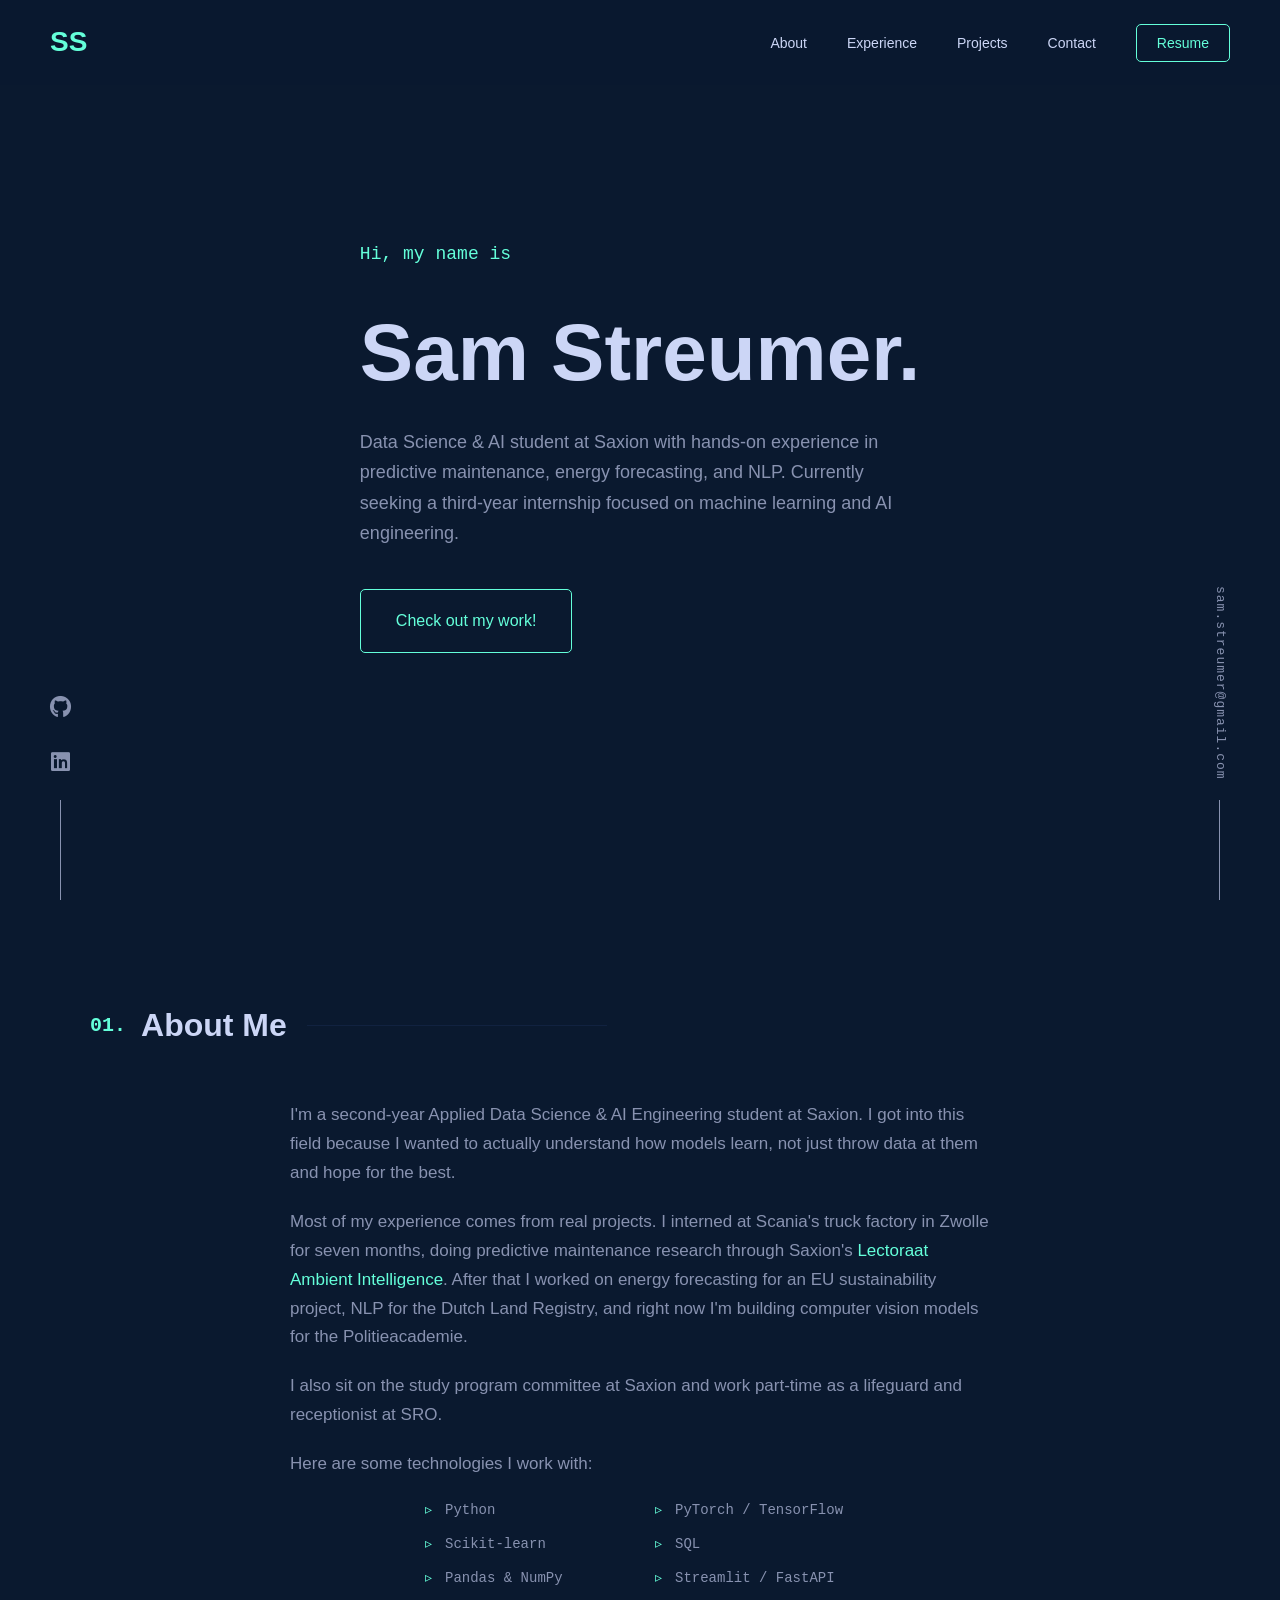
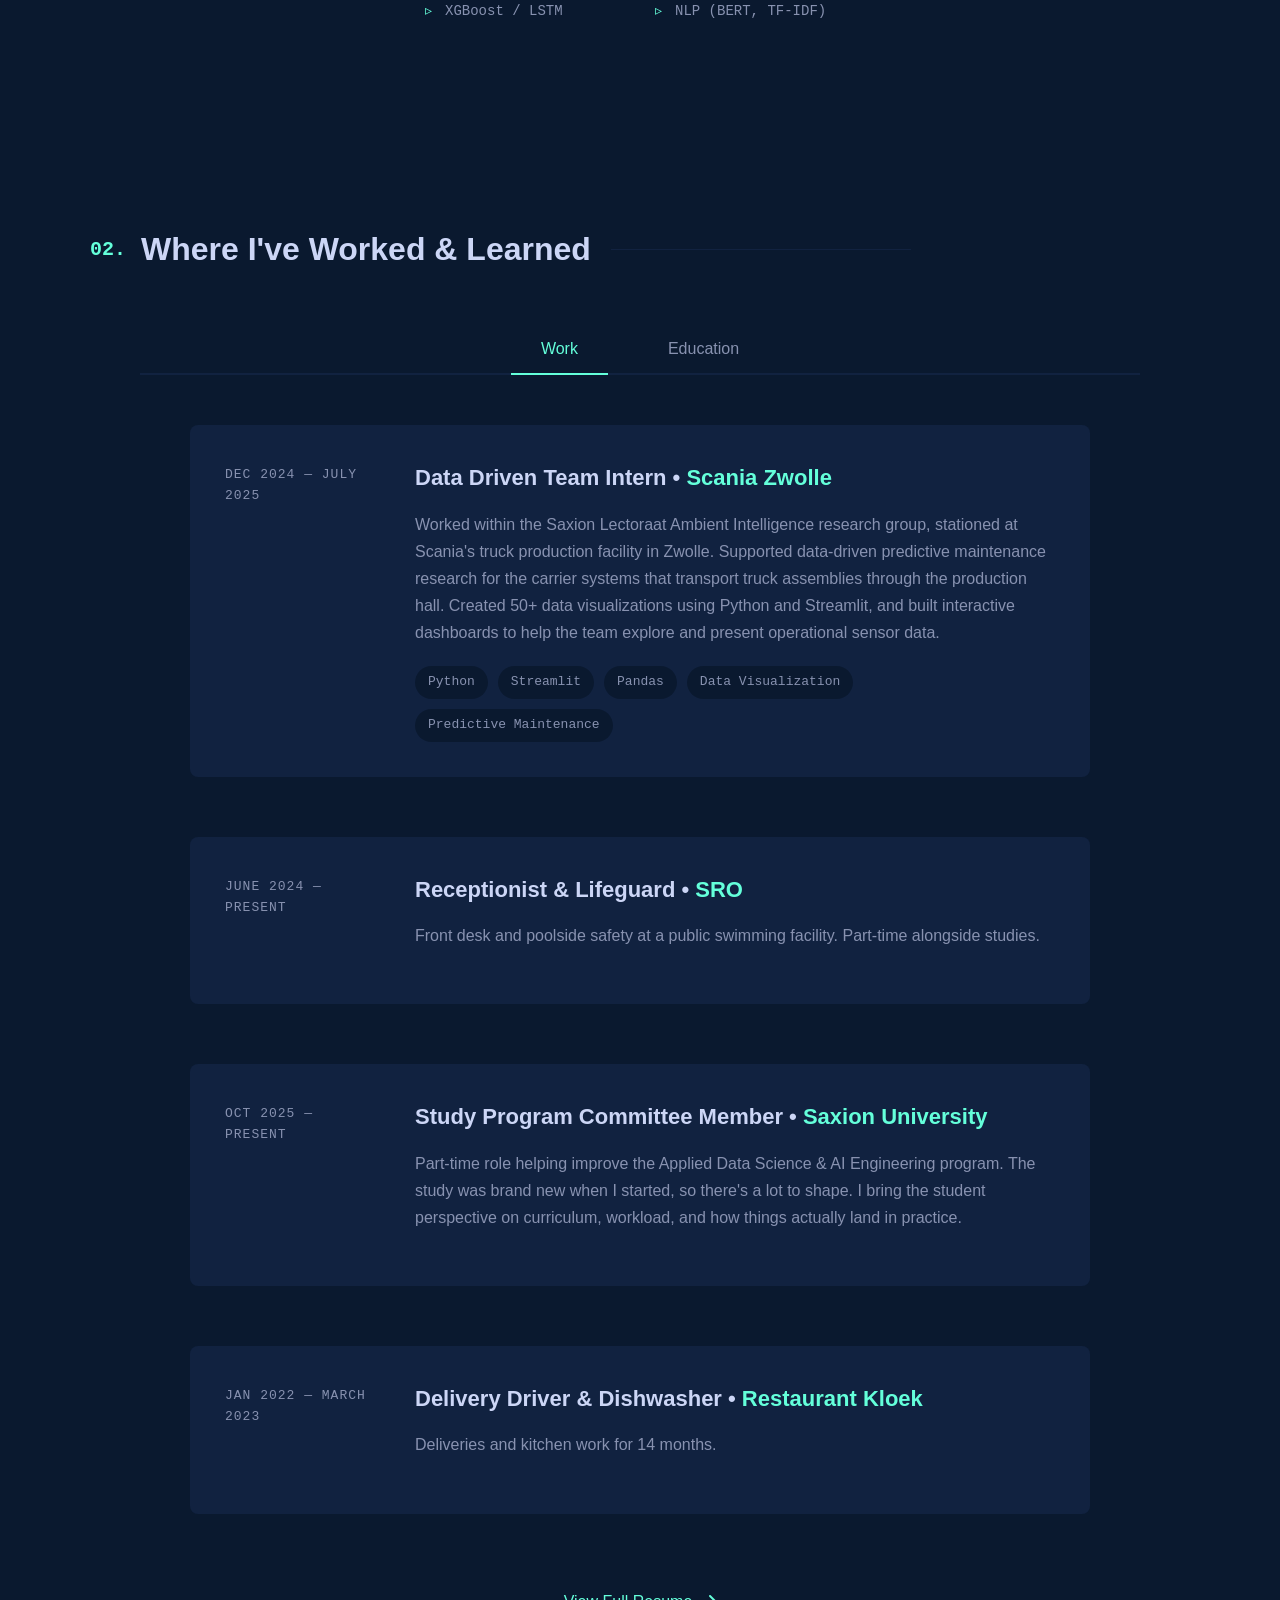
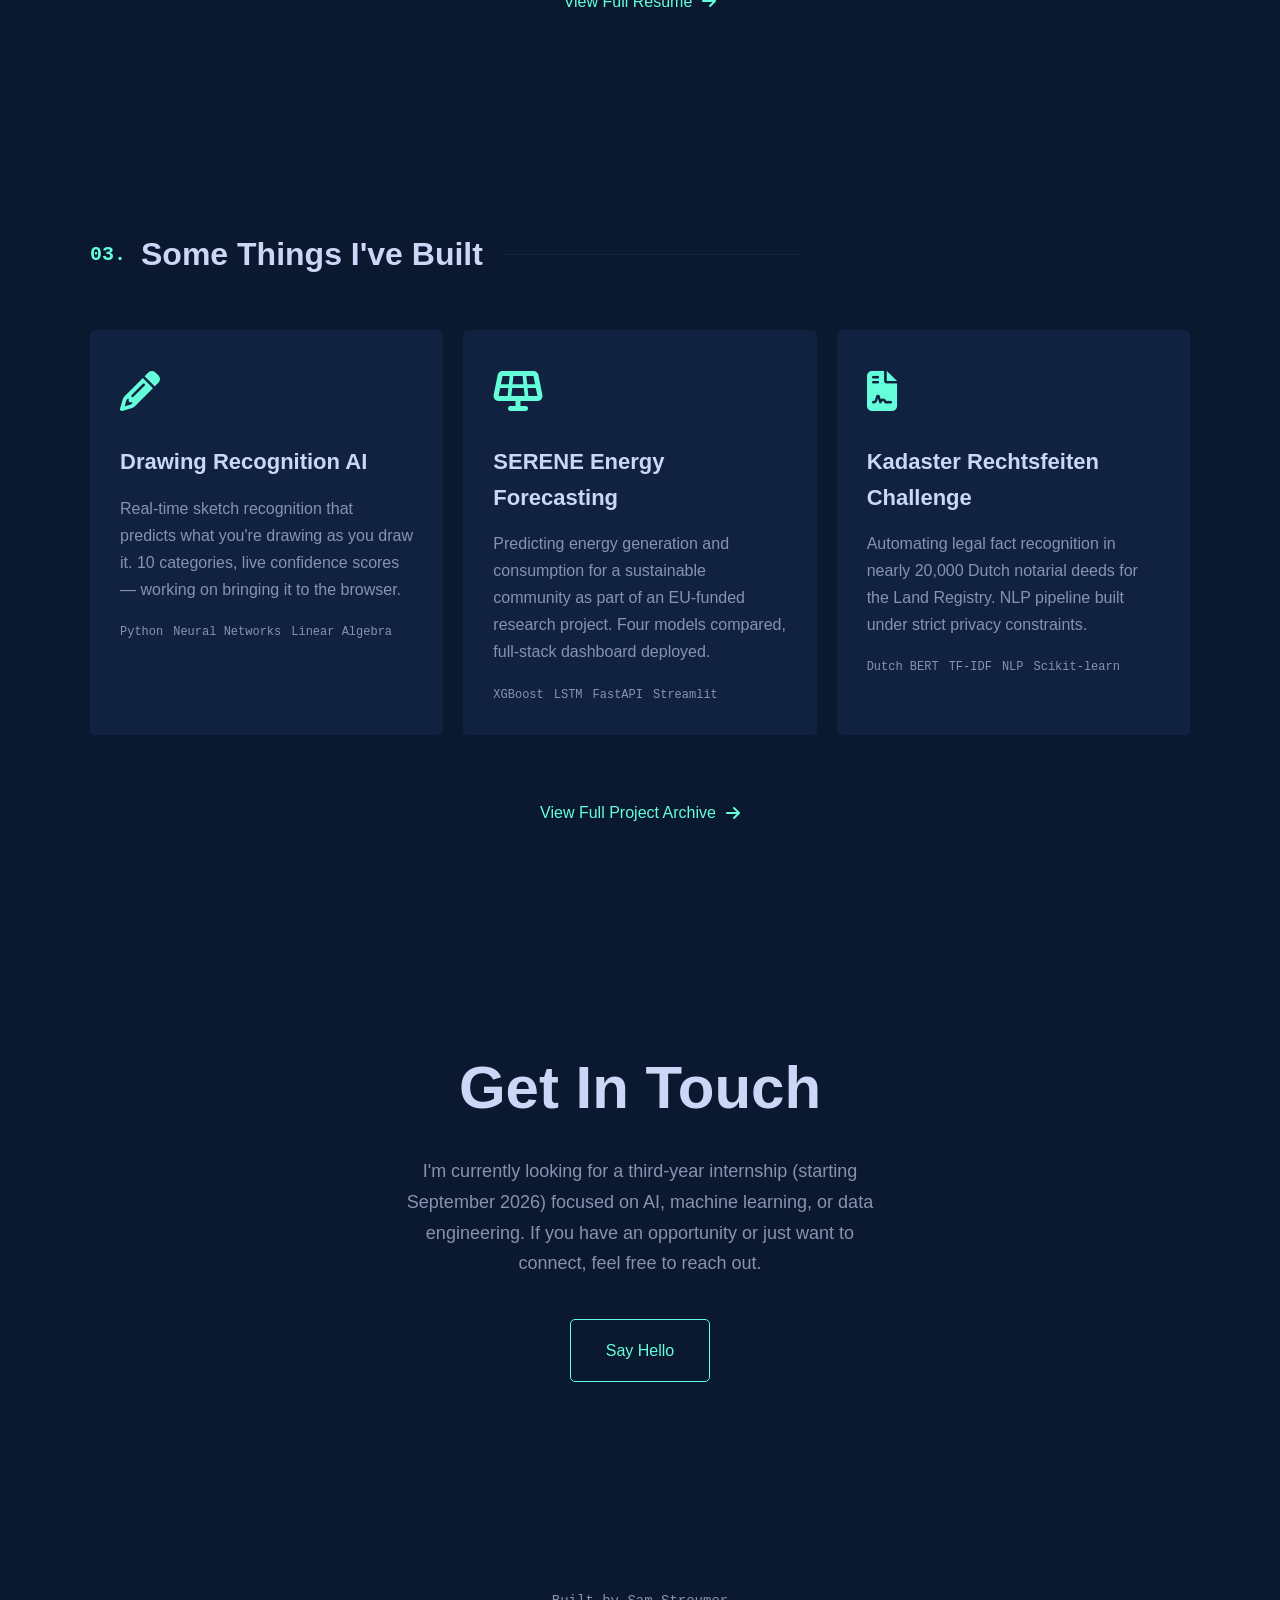
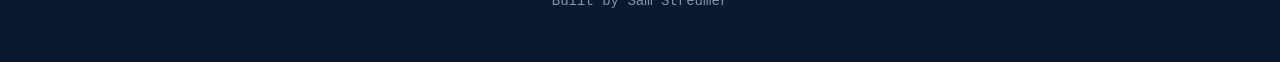
<file: index.html>
<!DOCTYPE html>
<html lang="en">
<head>
    <meta charset="UTF-8">
    <meta name="viewport" content="width=device-width, initial-scale=1.0">
    <title>Sam Streumer | Data Scientist</title>
    <meta name="description" content="Data Science & AI student at Saxion with hands-on experience in predictive maintenance, energy forecasting, and NLP. Currently seeking a third-year internship focused on machine learning and AI engineering.">
    <meta name="author" content="Sam Streumer">
    <link rel="icon" type="image/svg+xml" href="favicon.svg">

    <!-- Open Graph -->
    <meta property="og:title" content="Sam Streumer | Data Scientist">
    <meta property="og:description" content="Data Science & AI student at Saxion with hands-on experience in predictive maintenance, energy forecasting, and NLP.">
    <meta property="og:image" content="https://samstreumer.com/og-image.png">
    <meta property="og:url" content="https://samstreumer.com">
    <meta property="og:type" content="website">

    <link rel="stylesheet" href="css/style.css">
    <!-- Font Awesome for icons -->
    <link rel="stylesheet" href="https://cdnjs.cloudflare.com/ajax/libs/font-awesome/6.4.0/css/all.min.css">
</head>
<body>
    <!-- Navigation -->
    <nav id="navbar">
        <div class="nav-container">
            <a href="#" class="logo">SS</a>
            <ul class="nav-links">
                <li><a href="#about">About</a></li>
                <li><a href="#experience">Experience</a></li>
                <li><a href="#projects">Projects</a></li>
                <li><a href="#contact">Contact</a></li>
                <li><a href="Sam_Streumer_Resume.pdf" class="resume-btn" target="_blank" rel="noopener noreferrer">Resume</a></li>
            </ul>
            <!-- Mobile menu button -->
            <div class="hamburger" id="hamburger">
                <span></span>
                <span></span>
                <span></span>
            </div>
        </div>
    </nav>

    <!-- Mobile Menu -->
    <div class="mobile-menu" id="mobileMenu">
        <ul>
            <li><a href="#about">About</a></li>
            <li><a href="#experience">Experience</a></li>
            <li><a href="#projects">Projects</a></li>
            <li><a href="#contact">Contact</a></li>
            <li><a href="Sam_Streumer_Resume.pdf" target="_blank" rel="noopener noreferrer">Resume</a></li>
        </ul>
    </div>

    <!-- Hero Section -->
    <section class="hero">
        <div class="container">
            <div class="hero-content">
                <p class="hero-intro">Hi, my name is</p>
                <h1>Sam Streumer.</h1>
                <p class="hero-description">
                    Data Science & AI student at Saxion with hands-on experience in predictive maintenance, 
                    energy forecasting, and NLP. Currently seeking a third-year internship focused on 
                    machine learning and AI engineering.
                </p>
                <a href="#projects" class="cta-button">Check out my work!</a>
            </div>
        </div>
    </section>

    <!-- About Section -->
    <section id="about">
        <div class="container">
            <div class="section-header">
                <h2 data-num="01.">About Me</h2>
            </div>
            <div class="about-content">
                <div class="about-text-centered">
                    <p>
                        I'm a second-year Applied Data Science & AI Engineering student at Saxion. 
                        I got into this field because I wanted to actually understand how models learn, 
                        not just throw data at them and hope for the best.
                    </p>
                    <p>
                        Most of my experience comes from real projects. I interned at Scania's truck factory 
                        in Zwolle for seven months, doing predictive maintenance research through Saxion's 
                        <a href="https://www.saxion.nl/onderzoek/lectoraten/ambient-intelligence" target="_blank" rel="noopener noreferrer">Lectoraat Ambient Intelligence</a>. 
                        After that I worked on energy forecasting for an EU sustainability project, NLP for 
                        the Dutch Land Registry, and right now I'm building computer vision models for the Politieacademie.
                    </p>
                    <p>
                        I also sit on the study program committee at Saxion and work part-time as a 
                        lifeguard and receptionist at SRO.
                    </p>
                    <p>Here are some technologies I work with:</p>
                    <ul class="skills-list">
                        <li>Python</li>
                        <li>PyTorch / TensorFlow</li>
                        <li>Scikit-learn</li>
                        <li>SQL</li>
                        <li>Pandas & NumPy</li>
                        <li>Streamlit / FastAPI</li>
                        <li>XGBoost / LSTM</li>
                        <li>NLP (BERT, TF-IDF)</li>
                    </ul>
                </div>
            </div>
        </div>
    </section>

    <!-- Experience Section -->
    <section id="experience">
        <div class="container">
            <div class="section-header">
                <h2 data-num="02.">Where I've Worked & Learned</h2>
            </div>
            <div class="experience-content">
                <!-- Tab Navigation -->
                <div class="exp-tabs">
                    <button class="exp-tab active" onclick="showExpTab(0)">Work</button>
                    <button class="exp-tab" onclick="showExpTab(1)">Education</button>
                </div>
                
                <!-- Tab Panels -->
                <div class="exp-panels">
                    <!-- Work Panel -->
                    <div class="exp-panel active" id="exp-panel-0">
                        <div class="experience-timeline">
                            <!-- Scania Internship -->
                            <a href="https://www.saxion.nl/onderzoek/lectoraten/ambient-intelligence" target="_blank" rel="noopener noreferrer" class="experience-card-link">
                                <div class="experience-card">
                                    <div class="exp-date">DEC 2024 — JULY 2025</div>
                                    <div class="exp-content">
                                        <h3 class="exp-title">
                                            Data Driven Team Intern • 
                                            <span class="exp-company">Scania Zwolle <i class="fas fa-external-link-alt"></i></span>
                                        </h3>
                                        <p class="exp-description">
                                            Worked within the Saxion Lectoraat Ambient Intelligence research group, 
                                            stationed at Scania's truck production facility in Zwolle. Supported 
                                            data-driven predictive maintenance research for the carrier systems that 
                                            transport truck assemblies through the production hall. Created 50+ data 
                                            visualizations using Python and Streamlit, and built interactive dashboards 
                                            to help the team explore and present operational sensor data.
                                        </p>
                                        <div class="exp-tech">
                                            <span>Python</span>
                                            <span>Streamlit</span>
                                            <span>Pandas</span>
                                            <span>Data Visualization</span>
                                            <span>Predictive Maintenance</span>
                                        </div>
                                    </div>
                                </div>
                            </a>

                            <!-- SRO Position -->
                            <div class="experience-card no-link">
                                <div class="exp-date">JUNE 2024 — PRESENT</div>
                                <div class="exp-content">
                                    <h3 class="exp-title">
                                        Receptionist & Lifeguard • 
                                        <span class="exp-company">SRO</span>
                                    </h3>
                                    <p class="exp-description">
                                        Front desk and poolside safety at a public swimming facility. Part-time alongside studies.
                                    </p>
                                </div>
                            </div>

                            <!-- Study Program Committee -->
                            <div class="experience-card no-link">
                                <div class="exp-date">OCT 2025 — PRESENT</div>
                                <div class="exp-content">
                                    <h3 class="exp-title">
                                        Study Program Committee Member • 
                                        <span class="exp-company">Saxion University</span>
                                    </h3>
                                    <p class="exp-description">
                                        Part-time role helping improve the Applied Data Science & AI Engineering program. 
                                        The study was brand new when I started, so there's a lot to shape. I bring the 
                                        student perspective on curriculum, workload, and how things actually land in practice.
                                    </p>
                                </div>
                            </div>

                            <!-- Kloek -->
                            <div class="experience-card no-link">
                                <div class="exp-date">JAN 2022 — MARCH 2023</div>
                                <div class="exp-content">
                                    <h3 class="exp-title">
                                        Delivery Driver & Dishwasher • 
                                        <span class="exp-company">Restaurant Kloek</span>
                                    </h3>
                                    <p class="exp-description">
                                        Deliveries and kitchen work for 14 months.
                                    </p>
                                </div>
                            </div>
                        </div>
                    </div>
                    
                    <!-- Education Panel -->
                    <div class="exp-panel" id="exp-panel-1">
                        <div class="experience-timeline">
                            <a href="https://www.saxion.edu" target="_blank" rel="noopener noreferrer" class="experience-card-link">
                                <div class="experience-card">
                                    <div class="exp-date">SEPT 2023 — PRESENT</div>
                                    <div class="exp-content">
                                        <h3 class="exp-title">
                                            Applied Data Science & AI Engineering • 
                                            <span class="exp-company">Saxion University <i class="fas fa-external-link-alt"></i></span>
                                        </h3>
                                        <p class="exp-description">
                                            HBO Bachelor's degree (4-year program), currently in second year. 
                                            Coursework includes Machine Learning, Time Series Forecasting, 
                                            NLP, Computer Vision, Statistics, Linear Algebra, and Calculus. 
                                            Completed multiple applied projects for real clients including the 
                                            Dutch Land Registry (Kadaster), EU H2020 SERENE project, and Politieacademie.
                                        </p>
                                        <div class="exp-highlights">
                                            <div class="highlight-item">
                                                <i class="fas fa-users"></i>
                                                <span>Study Program Committee Member</span>
                                            </div>
                                        </div>
                                        <div class="exp-tech">
                                            <span>Machine Learning</span>
                                            <span>Python</span>
                                            <span>Statistics</span>
                                            <span>SQL</span>
                                            <span>NLP</span>
                                            <span>Computer Vision</span>
                                        </div>
                                    </div>
                                </div>
                            </a>
                        </div>
                    </div>
                </div>
            </div>
            
            <!-- View Full Resume Button -->
            <div class="view-more-container">
                <a href="Sam_Streumer_Resume.pdf" target="_blank" rel="noopener noreferrer" class="view-more-btn">
                    View Full Resume <i class="fas fa-arrow-right"></i>
                </a>
            </div>
        </div>
    </section>

    <!-- Projects Section -->
    <section id="projects">
        <div class="container">
            <div class="section-header">
                <h2 data-num="03.">Some Things I've Built</h2>
            </div>
            <div class="projects-grid">
                
                <!-- Project 1: Drawing Recognition -->
                <div class="project-card">
                    <div class="project-header">
                        <div class="project-icon">
                            <i class="fas fa-pencil-alt"></i>
                        </div>
                    </div>
                    <h3 class="project-title">Drawing Recognition AI</h3>
                    <p class="project-description">
                        Real-time sketch recognition that predicts what you're drawing as you 
                        draw it. 10 categories, live confidence scores — working on bringing 
                        it to the browser.
                    </p>
                    <ul class="project-tech">
                        <li>Python</li>
                        <li>Neural Networks</li>
                        <li>Linear Algebra</li>
                    </ul>
                </div>

                <!-- Project 2: SERENE -->
                <div class="project-card">
                    <div class="project-header">
                        <div class="project-icon">
                            <i class="fas fa-solar-panel"></i>
                        </div>
                    </div>
                    <h3 class="project-title">SERENE Energy Forecasting</h3>
                    <p class="project-description">
                        Predicting energy generation and consumption for a sustainable 
                        community as part of an EU-funded research project. Four models 
                        compared, full-stack dashboard deployed.
                    </p>
                    <ul class="project-tech">
                        <li>XGBoost</li>
                        <li>LSTM</li>
                        <li>FastAPI</li>
                        <li>Streamlit</li>
                    </ul>
                </div>

                <!-- Project 3: Kadaster -->
                <div class="project-card">
                    <div class="project-header">
                        <div class="project-icon">
                            <i class="fas fa-file-contract"></i>
                        </div>
                    </div>
                    <h3 class="project-title">Kadaster Rechtsfeiten Challenge</h3>
                    <p class="project-description">
                        Automating legal fact recognition in nearly 20,000 Dutch notarial 
                        deeds for the Land Registry. NLP pipeline built under strict 
                        privacy constraints.
                    </p>
                    <ul class="project-tech">
                        <li>Dutch BERT</li>
                        <li>TF-IDF</li>
                        <li>NLP</li>
                        <li>Scikit-learn</li>
                    </ul>
                </div>

            </div>
            <!-- View Full Project Archive Button -->
            <div class="view-more-container">
                <a href="archive.html" class="view-more-btn">
                    View Full Project Archive <i class="fas fa-arrow-right"></i>
                </a>
            </div>
        </div>
    </section>

    <!-- Contact Section -->
    <section id="contact" class="contact">
        <div class="container">
            <h2>Get In Touch</h2>
            <p>
                I'm currently looking for a third-year internship (starting September 2026) focused on 
                AI, machine learning, or data engineering. If you have an opportunity or just want to 
                connect, feel free to reach out.
            </p>
            <a href="mailto:sam.streumer@gmail.com" class="cta-button">Say Hello</a>
        </div>
    </section>

    <!-- Footer -->
    <footer>
        <p>Built by Sam Streumer</p>
    </footer>

    <!-- Fixed Social Links -->
    <div class="social-links">
        <a href="https://github.com/SamStreumer" title="GitHub" target="_blank" rel="noopener noreferrer"><i class="fab fa-github"></i></a>
        <a href="https://www.linkedin.com/in/sam-streumer/" title="LinkedIn" target="_blank" rel="noopener noreferrer"><i class="fab fa-linkedin"></i></a>
    </div>

    <div class="email-link">
        <a href="mailto:sam.streumer@gmail.com">sam.streumer@gmail.com</a>
    </div>

    <script src="js/script.js"></script>
</body>
</html>
</file>
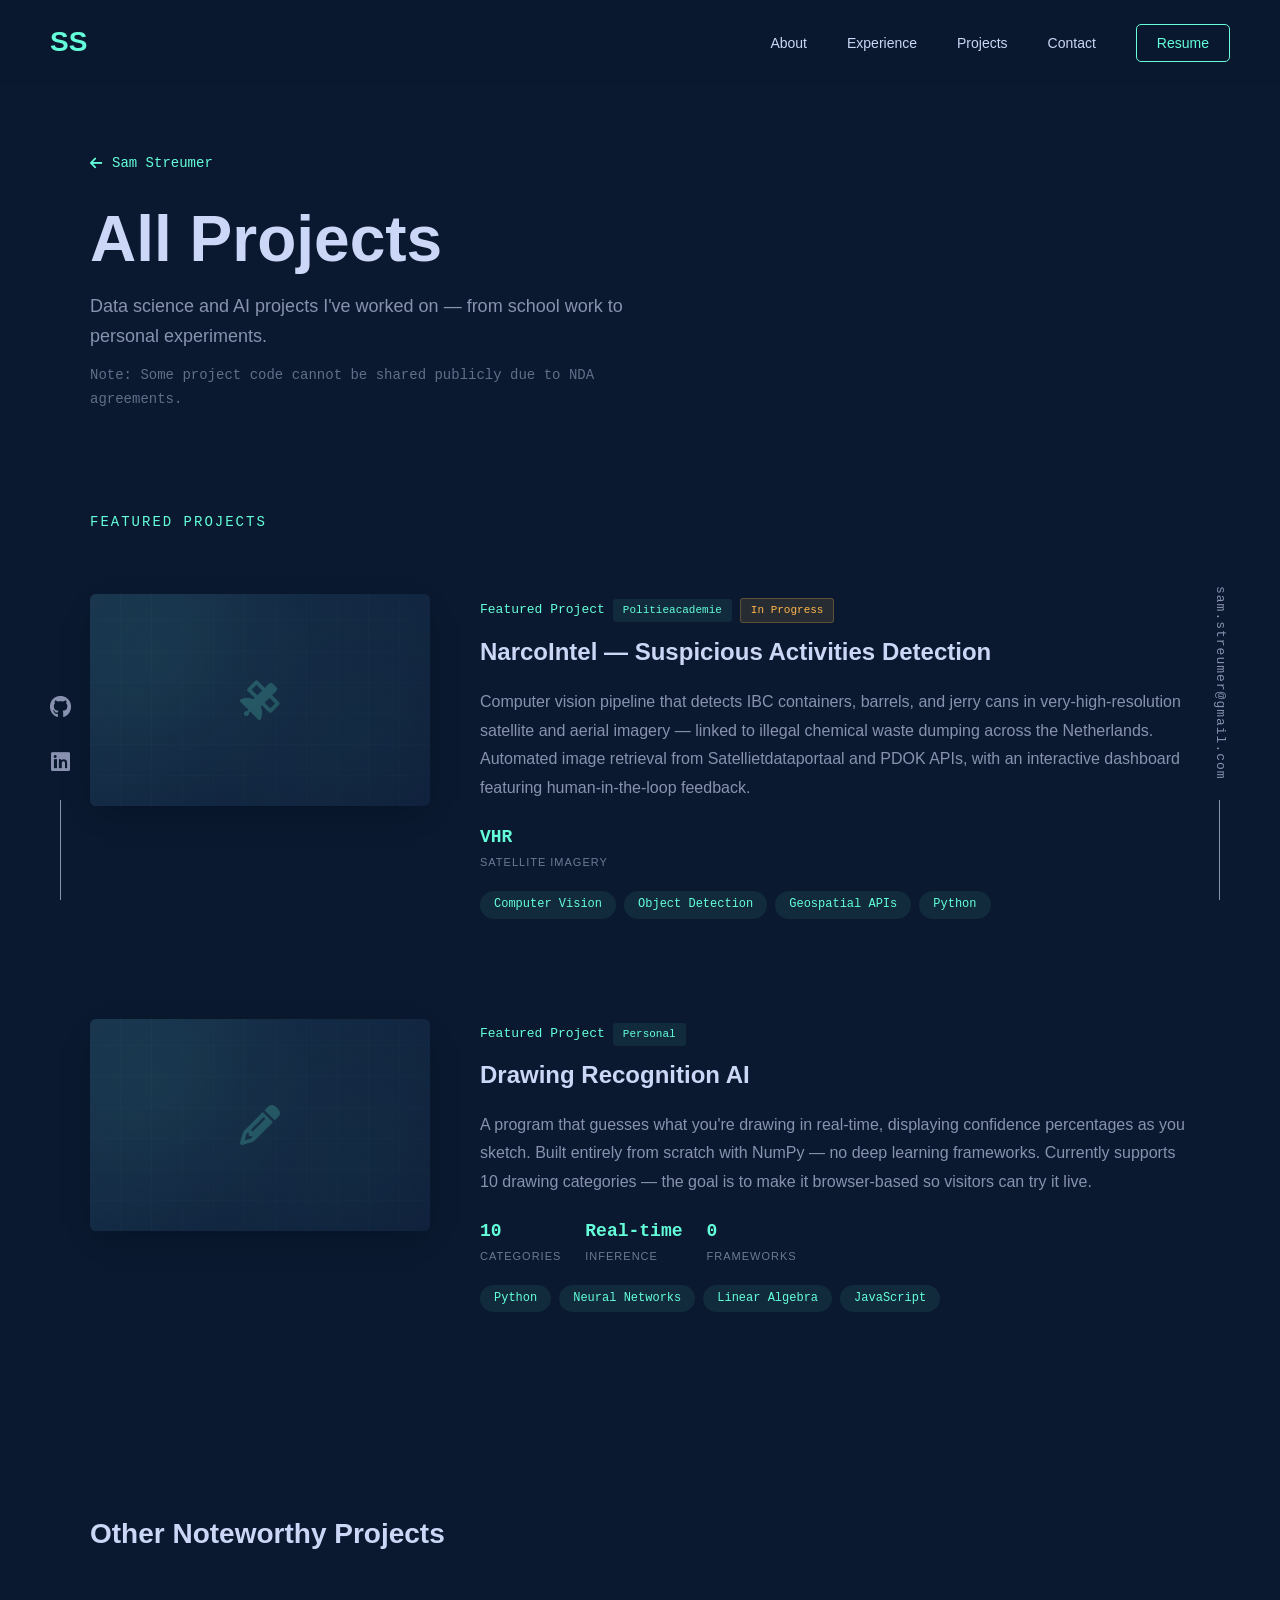
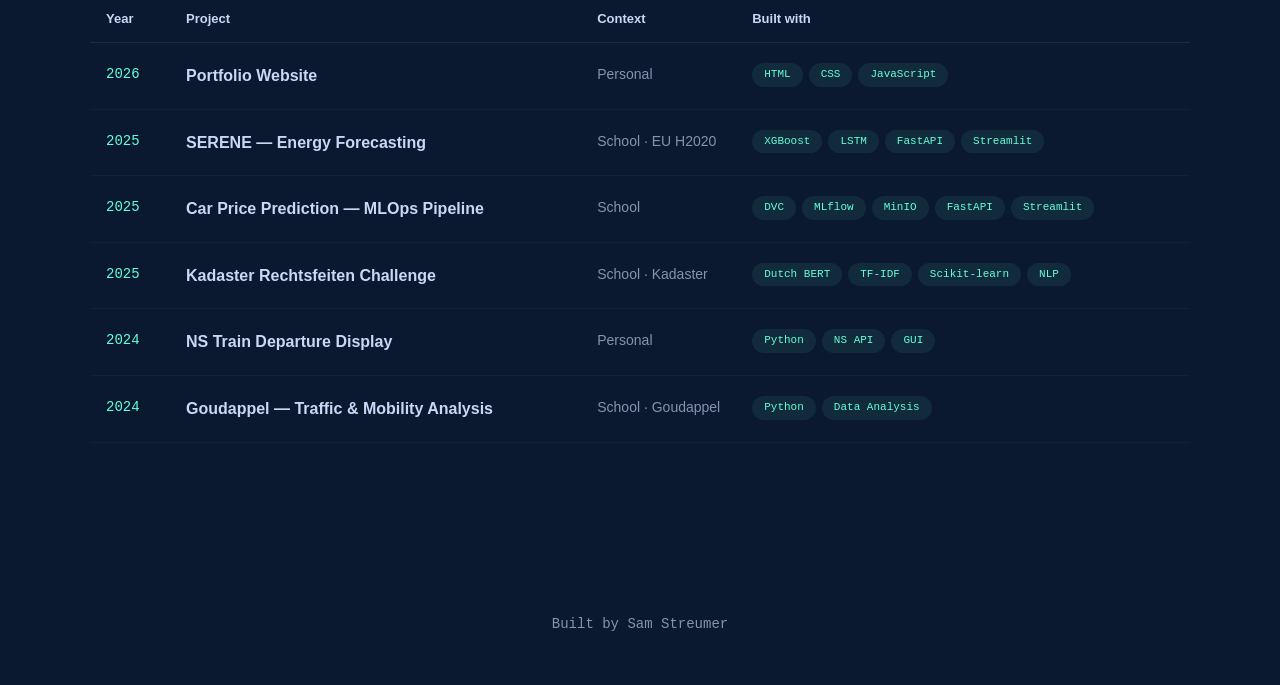
<file: archive.html>
<!DOCTYPE html>
<html lang="en">
<head>
    <meta charset="UTF-8">
    <meta name="viewport" content="width=device-width, initial-scale=1.0">
    <title>Projects | Sam Streumer</title>
    <link rel="stylesheet" href="https://cdnjs.cloudflare.com/ajax/libs/font-awesome/6.4.0/css/all.min.css">
    <style>
        * { margin: 0; padding: 0; box-sizing: border-box; }

        :root {
            --bg-primary: #0a192f;
            --bg-secondary: #112240;
            --text-primary: #ccd6f6;
            --text-secondary: #8892b0;
            --text-accent: #64ffda;
            --navy-shadow: rgba(2, 12, 27, 0.7);
        }

        html { scroll-behavior: smooth; }

        body {
            font-family: -apple-system, BlinkMacSystemFont, 'Segoe UI', Roboto, Helvetica, Arial, sans-serif;
            background-color: var(--bg-primary);
            color: var(--text-secondary);
            line-height: 1.6;
            overflow-x: hidden;
        }

        /* Mouse spotlight */
        .spotlight {
            pointer-events: none;
            position: fixed;
            top: 0; left: 0;
            width: 100%; height: 100%;
            z-index: 1;
            background: radial-gradient(
                600px circle at var(--mouse-x, 50%) var(--mouse-y, 50%),
                rgba(100, 255, 218, 0.06),
                transparent 40%
            );
            transition: opacity 0.3s ease;
            opacity: 0;
        }
        .spotlight.active { opacity: 1; }
        nav, section, .featured-projects, .other-section, footer, .social-links, .email-link, .mobile-menu, .archive-header {
            position: relative;
            z-index: 2;
        }

        ::-webkit-scrollbar { width: 10px; }
        ::-webkit-scrollbar-track { background: var(--bg-primary); }
        ::-webkit-scrollbar-thumb { background: var(--text-accent); border-radius: 5px; }

        /* ─── Nav ─── */
        nav {
            position: fixed; top: 0; width: 100%;
            padding: 20px 50px;
            background: rgba(10, 25, 47, 0.85);
            backdrop-filter: blur(10px);
            z-index: 1000;
            transition: all 0.3s ease;
        }
        nav.scrolled { padding: 15px 50px; box-shadow: 0 10px 30px -10px var(--navy-shadow); }
        .nav-container { max-width: 1200px; margin: 0 auto; display: flex; justify-content: space-between; align-items: center; }
        .logo { font-size: 28px; font-weight: bold; color: var(--text-accent); text-decoration: none; transition: all 0.3s ease; }
        .logo:hover { transform: scale(1.05); }
        .nav-links { display: flex; gap: 40px; list-style: none; align-items: center; }
        .nav-links a { color: var(--text-primary); text-decoration: none; font-size: 14px; transition: color 0.3s ease; position: relative; }
        .nav-links a:hover { color: var(--text-accent); }
        .nav-links a::after { content: ''; position: absolute; bottom: -5px; left: 0; width: 0; height: 2px; background: var(--text-accent); transition: width 0.3s ease; }
        .nav-links a:hover::after { width: 100%; }
        .resume-btn { border: 1px solid var(--text-accent); padding: 10px 20px; border-radius: 5px; color: var(--text-accent) !important; transition: all 0.3s ease; }
        .resume-btn:hover { background: rgba(100, 255, 218, 0.1); transform: translateY(-2px); }
        .hamburger { display: none; flex-direction: column; cursor: pointer; }
        .hamburger span { width: 25px; height: 2px; background: var(--text-accent); margin: 3px 0; transition: 0.3s; }
        .hamburger.active span:nth-child(1) { transform: rotate(-45deg) translate(-5px, 6px); }
        .hamburger.active span:nth-child(2) { opacity: 0; }
        .hamburger.active span:nth-child(3) { transform: rotate(45deg) translate(-5px, -6px); }
        .mobile-menu { position: fixed; top: -100%; left: 0; width: 100%; height: 100vh; background: var(--bg-secondary); display: flex; align-items: center; justify-content: center; transition: 0.3s; z-index: 999; }
        .mobile-menu.active { top: 0; }
        .mobile-menu ul { list-style: none; text-align: center; }
        .mobile-menu ul li { margin: 20px 0; }
        .mobile-menu ul li a { color: var(--text-primary); text-decoration: none; font-size: 24px; }

        /* ─── Layout ─── */
        .container { max-width: 1200px; margin: 0 auto; padding: 0 50px; }

        /* ─── Header ─── */
        .archive-header {
            padding-top: 150px;
            padding-bottom: 20px;
            animation: fadeInUp 0.6s ease;
        }
        .back-link {
            display: inline-flex; align-items: center; gap: 10px;
            color: var(--text-accent); text-decoration: none;
            font-size: 14px; font-family: 'Courier New', monospace;
            margin-bottom: 30px; transition: all 0.3s ease;
        }
        .back-link:hover { transform: translateX(-5px); }
        .archive-header h1 {
            font-size: clamp(40px, 6vw, 64px);
            color: var(--text-primary); font-weight: 700;
            line-height: 1.1; margin-bottom: 16px;
        }
        .archive-header p {
            font-size: 18px; max-width: 600px; line-height: 1.7;
        }

        /* ─── Featured Projects (image left, text right) ─── */
        .featured-projects { padding: 80px 0 60px; }

        .featured-label {
            color: var(--text-accent);
            font-family: 'Courier New', monospace;
            font-size: 14px; letter-spacing: 2px;
            text-transform: uppercase; margin-bottom: 60px;
        }

        .featured-item {
            display: flex;
            gap: 50px;
            align-items: flex-start;
            margin-bottom: 100px;
            opacity: 0;
            transform: translateY(40px);
            transition: opacity 0.6s ease, transform 0.6s ease;
        }
        .featured-item.visible {
            opacity: 1;
            transform: translateY(0);
        }
        .featured-item:nth-child(2) {
            transition-delay: 0.15s;
        }

        /* Image thumbnail */
        .featured-thumb {
            flex-shrink: 0;
            width: 340px;
            aspect-ratio: 16 / 10;
            border-radius: 6px;
            overflow: hidden;
            position: relative;
            background: var(--bg-secondary);
            box-shadow: 0 10px 30px -15px var(--navy-shadow);
            transition: transform 0.4s ease;
        }
        .featured-item:hover .featured-thumb {
            transform: translateY(-4px);
        }
        .featured-thumb::before {
            content: '';
            position: absolute; inset: 0;
            background: linear-gradient(135deg, rgba(100, 255, 218, 0.07), rgba(10, 25, 47, 0.35));
            z-index: 2; pointer-events: none;
            transition: opacity 0.4s ease;
        }
        .featured-item:hover .featured-thumb::before { opacity: 0; }
        .featured-thumb img {
            width: 100%; height: 100%; object-fit: cover;
            transition: transform 0.5s ease;
        }
        .featured-item:hover .featured-thumb img { transform: scale(1.03); }

        /* Placeholder */
        .thumb-placeholder {
            width: 100%; height: 100%;
            display: flex; flex-direction: column;
            align-items: center; justify-content: center;
            background:
                radial-gradient(circle at 20% 30%, rgba(100, 255, 218, 0.06) 0%, transparent 50%),
                radial-gradient(circle at 80% 70%, rgba(100, 255, 218, 0.04) 0%, transparent 50%),
                var(--bg-secondary);
            position: relative;
        }
        .thumb-placeholder::after {
            content: ''; position: absolute; inset: 0;
            background:
                repeating-linear-gradient(0deg, transparent, transparent 30px, rgba(100, 255, 218, 0.02) 30px, rgba(100, 255, 218, 0.02) 31px),
                repeating-linear-gradient(90deg, transparent, transparent 30px, rgba(100, 255, 218, 0.02) 30px, rgba(100, 255, 218, 0.02) 31px);
        }
        .thumb-placeholder i {
            font-size: 40px; color: var(--text-accent); opacity: 0.25; z-index: 1;
        }

        /* Text side */
        .featured-text { flex: 1; padding-top: 4px; }

        .featured-overline {
            display: flex; align-items: center; gap: 8px; flex-wrap: wrap;
            margin-bottom: 10px;
            font-family: 'Courier New', monospace; font-size: 13px;
            color: var(--text-accent);
        }
        .tag {
            padding: 3px 10px; border-radius: 3px;
            font-size: 11px; font-family: 'Courier New', monospace;
        }
        .tag-client {
            background: rgba(100, 255, 218, 0.08); color: var(--text-accent);
        }
        .tag-wip {
            background: rgba(255, 183, 77, 0.12); color: #ffb74d;
            border: 1px solid rgba(255, 183, 77, 0.25);
        }

        .featured-text h3 {
            font-size: 24px; color: var(--text-primary);
            font-weight: 600; margin-bottom: 16px;
        }
        .featured-text p {
            font-size: 16px; line-height: 1.8; margin-bottom: 20px;
        }

        /* Metrics */
        .metrics {
            display: flex; gap: 24px; flex-wrap: wrap;
            margin-bottom: 20px;
        }
        .metric { display: flex; flex-direction: column; gap: 2px; }
        .metric-val {
            font-family: 'Courier New', monospace;
            font-size: 18px; color: var(--text-accent); font-weight: 700;
        }
        .metric-lbl {
            font-size: 11px; color: var(--text-secondary);
            opacity: 0.8; text-transform: uppercase; letter-spacing: 1px;
        }

        /* Tech pills for featured */
        .featured-tech {
            display: flex; flex-wrap: wrap; gap: 8px;
            list-style: none;
        }
        .featured-tech li {
            background: rgba(100, 255, 218, 0.08);
            padding: 4px 14px; border-radius: 20px;
            font-family: 'Courier New', monospace;
            font-size: 12px; color: var(--text-accent);
        }

        /* ─── Other Projects Table ─── */
        .other-section { padding: 40px 0 120px; }

        .other-heading {
            color: var(--text-primary); font-size: 28px;
            font-weight: 600; margin-bottom: 40px;
        }

        .projects-table {
            width: 100%;
            border-collapse: collapse;
        }

        .projects-table thead th {
            text-align: left;
            padding: 12px 16px;
            font-size: 13px;
            font-weight: 600;
            color: var(--text-primary);
            border-bottom: 1px solid rgba(136, 146, 176, 0.15);
        }

        .projects-table tbody tr {
            transition: background 0.2s ease;
        }
        .projects-table tbody tr:hover {
            background: rgba(100, 255, 218, 0.03);
        }

        .projects-table td {
            padding: 20px 16px;
            vertical-align: top;
            border-bottom: 1px solid rgba(136, 146, 176, 0.07);
        }

        .table-year {
            font-family: 'Courier New', monospace;
            font-size: 14px;
            color: var(--text-accent);
            white-space: nowrap;
        }

        .table-project {
            font-size: 16px;
            font-weight: 600;
            color: var(--text-primary);
        }

        .table-context {
            font-size: 14px;
            color: var(--text-secondary);
            white-space: nowrap;
        }

        .table-tech {
            display: flex; flex-wrap: wrap; gap: 6px;
        }
        .table-tech span {
            background: rgba(100, 255, 218, 0.08);
            padding: 3px 12px; border-radius: 20px;
            font-family: 'Courier New', monospace;
            font-size: 11px; color: var(--text-accent);
            white-space: nowrap;
        }

        /* ─── Footer ─── */
        footer {
            text-align: center; padding: 50px 0;
            color: var(--text-secondary); font-size: 14px;
            font-family: 'Courier New', monospace;
        }

        /* ─── Social ─── */
        .social-links {
            position: fixed; bottom: 0; left: 50px;
            display: flex; flex-direction: column;
            align-items: center; gap: 20px;
        }
        .social-links::after { content: ''; width: 1px; height: 100px; background: var(--text-secondary); }
        .social-links a { color: var(--text-secondary); font-size: 22px; transition: all 0.3s ease; text-decoration: none; }
        .social-links a:hover { color: var(--text-accent); transform: translateY(-5px); }
        .email-link {
            position: fixed; bottom: 0; right: 50px;
            display: flex; flex-direction: column;
            align-items: center; gap: 20px;
        }
        .email-link::after { content: ''; width: 1px; height: 100px; background: var(--text-secondary); }
        .email-link a {
            color: var(--text-secondary); text-decoration: none;
            font-size: 13px; font-family: 'Courier New', monospace;
            letter-spacing: 1px; writing-mode: vertical-rl;
            transition: all 0.3s ease;
        }
        .email-link a:hover { color: var(--text-accent); transform: translateY(-5px); }

        /* ─── Animations ─── */
        @keyframes fadeInUp {
            from { opacity: 0; transform: translateY(30px); }
            to { opacity: 1; transform: translateY(0); }
        }

        /* ─── Responsive ─── */
        @media (max-width: 900px) {
            .featured-item {
                flex-direction: column;
                gap: 24px;
                margin-bottom: 70px;
            }
            .featured-thumb { width: 100%; max-width: 400px; }
        }

        @media (max-width: 768px) {
            .container { padding: 0 25px; }
            nav { padding: 15px 25px; }
            .nav-links { display: none; }
            .hamburger { display: flex; }
            .archive-header { padding-top: 120px; }
            .archive-header h1 { font-size: 36px; }
            .social-links, .email-link { display: none; }

            /* Table responsive */
            .projects-table thead { display: none; }
            .projects-table, .projects-table tbody, .projects-table tr, .projects-table td {
                display: block; width: 100%;
            }
            .projects-table tr {
                padding: 20px 0;
                border-bottom: 1px solid rgba(136, 146, 176, 0.07);
            }
            .projects-table td {
                padding: 4px 0;
                border: none;
            }
            .table-year { margin-bottom: 4px; }
            .table-project { font-size: 18px; margin-bottom: 4px; }
            .table-context { margin-bottom: 8px; display: block; }
        }
    </style>
</head>
<body>

    <!-- Nav -->
    <nav id="navbar">
        <div class="nav-container">
            <a href="index.html" class="logo">SS</a>
            <ul class="nav-links">
                <li><a href="index.html#about">About</a></li>
                <li><a href="index.html#experience">Experience</a></li>
                <li><a href="index.html#projects">Projects</a></li>
                <li><a href="index.html#contact">Contact</a></li>
                <li><a href="Sam_Streumer_Resume.pdf" class="resume-btn" target="_blank" rel="noopener noreferrer">Resume</a></li>
            </ul>
            <div class="hamburger" id="hamburger">
                <span></span><span></span><span></span>
            </div>
        </div>
    </nav>

    <div class="mobile-menu" id="mobileMenu">
        <ul>
            <li><a href="index.html#about">About</a></li>
            <li><a href="index.html#experience">Experience</a></li>
            <li><a href="index.html#projects">Projects</a></li>
            <li><a href="index.html#contact">Contact</a></li>
            <li><a href="Sam_Streumer_Resume.pdf" target="_blank" rel="noopener noreferrer">Resume</a></li>
        </ul>
    </div>

    <!-- Header -->
    <div class="container">
        <div class="archive-header">
            <a href="index.html" class="back-link">
                <i class="fas fa-arrow-left"></i> Sam Streumer
            </a>
            <h1>All Projects</h1>
            <p>Data science and AI projects I've worked on — from school work to personal experiments.</p>
            <p style="font-size: 14px; color: var(--text-secondary); opacity: 0.7; margin-top: 12px; font-family: 'Courier New', monospace;">
                Note: Some project code cannot be shared publicly due to NDA agreements.
            </p>
        </div>
    </div>

    <!-- Featured Projects -->
    <div class="container">
        <section class="featured-projects">
            <p class="featured-label">Featured Projects</p>

            <!-- NarcoIntel -->
            <div class="featured-item">
                <div class="featured-thumb">
                    <!-- Replace with: <img src="assets/narcointel.png" alt="NarcoIntel dashboard"> -->
                    <div class="thumb-placeholder">
                        <i class="fas fa-satellite"></i>
                    </div>
                </div>
                <div class="featured-text">
                    <div class="featured-overline">
                        Featured Project
                        <span class="tag tag-client">Politieacademie</span>
                        <span class="tag tag-wip">In Progress</span>
                    </div>
                    <h3>NarcoIntel — Suspicious Activities Detection</h3>
                    <p>
                        Computer vision pipeline that detects IBC containers, barrels, and jerry cans in 
                        very-high-resolution satellite and aerial imagery — linked to illegal chemical waste 
                        dumping across the Netherlands. Automated image retrieval from Satellietdataportaal 
                        and PDOK APIs, with an interactive dashboard featuring human-in-the-loop feedback.
                    </p>
                    <div class="metrics">
                        <div class="metric">
                            <span class="metric-val">VHR</span>
                            <span class="metric-lbl">Satellite Imagery</span>
                        </div>
                    </div>
                    <ul class="featured-tech">
                        <li>Computer Vision</li>
                        <li>Object Detection</li>
                        <li>Geospatial APIs</li>
                        <li>Python</li>
                    </ul>
                </div>
            </div>

            <!-- Drawing Recognition -->
            <a href="https://github.com/SamStreumer" target="_blank" rel="noopener noreferrer" style="text-decoration: none; color: inherit;">
            <div class="featured-item">
                <div class="featured-thumb">
                    <!-- Replace with: <img src="assets/drawing-ai.png" alt="Drawing Recognition AI"> -->
                    <div class="thumb-placeholder">
                        <i class="fas fa-pencil-alt"></i>
                    </div>
                </div>
                <div class="featured-text">
                    <div class="featured-overline">
                        Featured Project
                        <span class="tag tag-client">Personal</span>
                    </div>
                    <h3>Drawing Recognition AI</h3>
                    <p>
                        A program that guesses what you're drawing in real-time, displaying 
                        confidence percentages as you sketch. Built entirely from scratch with 
                        NumPy — no deep learning frameworks. Currently supports 10 drawing 
                        categories — the goal is to make it browser-based so visitors can try it live.
                    </p>
                    <div class="metrics">
                        <div class="metric">
                            <span class="metric-val">10</span>
                            <span class="metric-lbl">Categories</span>
                        </div>
                        <div class="metric">
                            <span class="metric-val">Real-time</span>
                            <span class="metric-lbl">Inference</span>
                        </div>
                        <div class="metric">
                            <span class="metric-val">0</span>
                            <span class="metric-lbl">Frameworks</span>
                        </div>
                    </div>
                    <ul class="featured-tech">
                        <li>Python</li>
                        <li>Neural Networks</li>
                        <li>Linear Algebra</li>
                        <li>JavaScript</li>
                    </ul>
                </div>
            </div>
            </a>

        </section>
    </div>

    <!-- Other Projects Table -->
    <div class="container">
        <section class="other-section">
            <h3 class="other-heading">Other Noteworthy Projects</h3>
            <table class="projects-table">
                <thead>
                    <tr>
                        <th style="width: 80px;">Year</th>
                        <th>Project</th>
                        <th style="width: 120px;">Context</th>
                        <th>Built with</th>
                    </tr>
                </thead>
                <tbody>
                    <tr>
                        <td class="table-year">2026</td>
                        <td class="table-project">Portfolio Website</td>
                        <td class="table-context">Personal</td>
                        <td>
                            <div class="table-tech">
                                <span>HTML</span>
                                <span>CSS</span>
                                <span>JavaScript</span>
                            </div>
                        </td>
                    </tr>
                    <tr>
                        <td class="table-year">2025</td>
                        <td class="table-project">SERENE — Energy Forecasting</td>
                        <td class="table-context">School · EU H2020</td>
                        <td>
                            <div class="table-tech">
                                <span>XGBoost</span>
                                <span>LSTM</span>
                                <span>FastAPI</span>
                                <span>Streamlit</span>
                            </div>
                        </td>
                    </tr>
                    <tr>
                        <td class="table-year">2025</td>
                        <td class="table-project">Car Price Prediction — MLOps Pipeline</td>
                        <td class="table-context">School</td>
                        <td>
                            <div class="table-tech">
                                <span>DVC</span>
                                <span>MLflow</span>
                                <span>MinIO</span>
                                <span>FastAPI</span>
                                <span>Streamlit</span>
                            </div>
                        </td>
                    </tr>
                    <tr>
                        <td class="table-year">2025</td>
                        <td class="table-project">Kadaster Rechtsfeiten Challenge</td>
                        <td class="table-context">School · Kadaster</td>
                        <td>
                            <div class="table-tech">
                                <span>Dutch BERT</span>
                                <span>TF-IDF</span>
                                <span>Scikit-learn</span>
                                <span>NLP</span>
                            </div>
                        </td>
                    </tr>
                    <tr>
                        <td class="table-year">2024</td>
                        <td class="table-project">NS Train Departure Display</td>
                        <td class="table-context">Personal</td>
                        <td>
                            <div class="table-tech">
                                <span>Python</span>
                                <span>NS API</span>
                                <span>GUI</span>
                            </div>
                        </td>
                    </tr>
                    <tr>
                        <td class="table-year">2024</td>
                        <td class="table-project">Goudappel — Traffic & Mobility Analysis</td>
                        <td class="table-context">School · Goudappel</td>
                        <td>
                            <div class="table-tech">
                                <span>Python</span>
                                <span>Data Analysis</span>
                            </div>
                        </td>
                    </tr>
                </tbody>
            </table>
        </section>
    </div>

    <!-- Footer -->
    <footer>
        <p>Built by Sam Streumer</p>
    </footer>

    <!-- Social -->
    <div class="social-links">
        <a href="https://github.com/SamStreumer" title="GitHub" target="_blank" rel="noopener noreferrer"><i class="fab fa-github"></i></a>
        <a href="https://www.linkedin.com/in/sam-streumer/" title="LinkedIn" target="_blank" rel="noopener noreferrer"><i class="fab fa-linkedin"></i></a>
    </div>
    <div class="email-link">
        <a href="mailto:sam.streumer@gmail.com">sam.streumer@gmail.com</a>
    </div>

    <script>
        window.addEventListener('scroll', () => {
            document.getElementById('navbar').classList.toggle('scrolled', window.scrollY > 100);
        });
        const hamburger = document.getElementById('hamburger');
        const mobileMenu = document.getElementById('mobileMenu');
        hamburger.addEventListener('click', () => {
            hamburger.classList.toggle('active');
            mobileMenu.classList.toggle('active');
        });
        document.querySelectorAll('.mobile-menu a').forEach(l => l.addEventListener('click', () => {
            hamburger.classList.remove('active');
            mobileMenu.classList.remove('active');
        }));

        // Scroll reveal for featured items
        const obs = new IntersectionObserver((entries) => {
            entries.forEach(e => {
                if (e.isIntersecting) {
                    e.target.classList.add('visible');
                    obs.unobserve(e.target);
                }
            });
        }, { threshold: 0.15, rootMargin: '0px 0px -60px 0px' });

        document.querySelectorAll('.featured-item').forEach(item => obs.observe(item));

        // Mouse spotlight effect
        const spotlight = document.createElement('div');
        spotlight.classList.add('spotlight');
        document.body.appendChild(spotlight);
        document.addEventListener('mousemove', function(e) {
            spotlight.style.setProperty('--mouse-x', e.clientX + 'px');
            spotlight.style.setProperty('--mouse-y', e.clientY + 'px');
            if (!spotlight.classList.contains('active')) spotlight.classList.add('active');
        });
        document.addEventListener('mouseleave', function() {
            spotlight.classList.remove('active');
        });
    </script>
</body>
</html>
</file>
<file: css/style.css>
* {
    margin: 0;
    padding: 0;
    box-sizing: border-box;
}

:root {
    --bg-primary: #0a192f;
    --bg-secondary: #112240;
    --text-primary: #ccd6f6;
    --text-secondary: #8892b0;
    --text-accent: #64ffda;
    --accent-hover: #4cd9c0;
    --navy-shadow: rgba(2, 12, 27, 0.7);
}

html {
    scroll-behavior: smooth;
}

body {
    font-family: -apple-system, BlinkMacSystemFont, 'Segoe UI', Roboto, Helvetica, Arial, sans-serif;
    background-color: var(--bg-primary);
    color: var(--text-secondary);
    line-height: 1.6;
    overflow-x: hidden;
}

/* Mouse spotlight */
.spotlight {
    pointer-events: none;
    position: fixed;
    top: 0;
    left: 0;
    width: 100%;
    height: 100%;
    z-index: 1;
    background: radial-gradient(
        600px circle at var(--mouse-x, 50%) var(--mouse-y, 50%),
        rgba(100, 255, 218, 0.06),
        transparent 40%
    );
    transition: opacity 0.3s ease;
    opacity: 0;
}

.spotlight.active {
    opacity: 1;
}

/* Make sure all content sits above the spotlight */
nav, section, footer, .social-links, .email-link, .mobile-menu {
    position: relative;
    z-index: 2;
}

/* Custom Scrollbar */
::-webkit-scrollbar {
    width: 10px;
}

::-webkit-scrollbar-track {
    background: var(--bg-primary);
}

::-webkit-scrollbar-thumb {
    background: var(--text-accent);
    border-radius: 5px;
}

/* Navigation */
nav {
    position: fixed;
    top: 0;
    width: 100%;
    padding: 20px 50px;
    background: rgba(10, 25, 47, 0.85);
    backdrop-filter: blur(10px);
    z-index: 1000;
    transition: all 0.3s ease;
}

nav.scrolled {
    padding: 15px 50px;
    box-shadow: 0 10px 30px -10px var(--navy-shadow);
}

.nav-container {
    max-width: 1200px;
    margin: 0 auto;
    display: flex;
    justify-content: space-between;
    align-items: center;
}

.logo {
    font-size: 28px;
    font-weight: bold;
    color: var(--text-accent);
    text-decoration: none;
    transition: all 0.3s ease;
}

.logo:hover {
    transform: scale(1.05);
}

.nav-links {
    display: flex;
    gap: 40px;
    list-style: none;
    align-items: center;
}

.nav-links a {
    color: var(--text-primary);
    text-decoration: none;
    font-size: 14px;
    transition: color 0.3s ease;
    position: relative;
}

.nav-links a:hover {
    color: var(--text-accent);
}

.nav-links a::after {
    content: '';
    position: absolute;
    bottom: -5px;
    left: 0;
    width: 0;
    height: 2px;
    background: var(--text-accent);
    transition: width 0.3s ease;
}

.nav-links a:hover::after {
    width: 100%;
}

.resume-btn {
    border: 1px solid var(--text-accent);
    padding: 10px 20px;
    border-radius: 5px;
    color: var(--text-accent) !important;
    transition: all 0.3s ease;
}

.resume-btn:hover {
    background: rgba(100, 255, 218, 0.1);
    transform: translateY(-2px);
}

/* Hamburger Menu */
.hamburger {
    display: none;
    flex-direction: column;
    cursor: pointer;
}

.hamburger span {
    width: 25px;
    height: 2px;
    background: var(--text-accent);
    margin: 3px 0;
    transition: 0.3s;
}

.hamburger.active span:nth-child(1) {
    transform: rotate(-45deg) translate(-5px, 6px);
}

.hamburger.active span:nth-child(2) {
    opacity: 0;
}

.hamburger.active span:nth-child(3) {
    transform: rotate(45deg) translate(-5px, -6px);
}

/* Mobile Menu */
.mobile-menu {
    position: fixed;
    top: -100%;
    left: 0;
    width: 100%;
    height: 100vh;
    background: var(--bg-secondary);
    display: flex;
    align-items: center;
    justify-content: center;
    transition: 0.3s;
    z-index: 999;
}

.mobile-menu.active {
    top: 0;
}

.mobile-menu ul {
    list-style: none;
    text-align: center;
}

.mobile-menu ul li {
    margin: 20px 0;
}

.mobile-menu ul li a {
    color: var(--text-primary);
    text-decoration: none;
    font-size: 24px;
}

/* Main Container */
.container {
    max-width: 1200px;
    margin: 0 auto;
    padding: 0 50px;
}

/* Hero Section */
.hero {
    min-height: 100vh;
    display: flex;
    align-items: center;
    position: relative;
}

.hero-content {
    width: 100%;
    animation: fadeInUp 1s ease;
}

.hero-intro {
    color: var(--text-accent);
    font-size: 18px;
    margin-bottom: 20px;
    font-family: 'Courier New', monospace;
}

.hero h1 {
    font-size: clamp(40px, 8vw, 80px);
    color: var(--text-primary);
    font-weight: 700;
    margin-bottom: 10px;
}

.hero h2 {
    font-size: clamp(30px, 6vw, 60px);
    color: var(--text-secondary);
    font-weight: 600;
    margin-bottom: 20px;
}

.hero-description {
    max-width: 540px;
    font-size: 18px;
    line-height: 1.7;
    margin-bottom: 40px;
}

.cta-button {
    display: inline-block;
    padding: 18px 35px;
    border: 1px solid var(--text-accent);
    color: var(--text-accent);
    text-decoration: none;
    border-radius: 5px;
    font-size: 16px;
    transition: all 0.3s ease;
    position: relative;
    overflow: hidden;
}

.cta-button:hover {
    background: rgba(100, 255, 218, 0.1);
    transform: translateY(-3px);
    box-shadow: 0 10px 20px -15px var(--text-accent);
}

/* Section Styles */
section {
    padding: 100px 0;
}

.section-header {
    display: flex;
    align-items: center;
    margin-bottom: 50px;
    position: relative;
}

.section-header h2 {
    color: var(--text-primary);
    font-size: 32px;
    font-weight: 600;
    display: flex;
    align-items: center;
    white-space: nowrap;
}

.section-header h2::before {
    content: attr(data-num);
    color: var(--text-accent);
    font-family: 'Courier New', monospace;
    font-size: 20px;
    margin-right: 15px;
}

.section-header h2::after {
    content: '';
    display: block;
    height: 1px;
    width: 300px;
    background: var(--bg-secondary);
    margin-left: 20px;
}

/* About Section - Centered Layout */
.about-content {
    display: flex;
    justify-content: center;
    align-items: center;
    max-width: 1000px;
    margin: 0 auto;
}

.about-text-centered {
    max-width: 700px;
    margin: 0 auto;
    text-align: left;
    font-size: 17px;
    line-height: 1.7;
}

.about-text-centered p {
    margin-bottom: 20px;
}

.about-text-centered a {
    color: var(--text-accent);
    text-decoration: none;
    transition: all 0.3s ease;
}

.about-text-centered a:hover {
    text-decoration: underline;
}

.skills-list {
    display: grid;
    grid-template-columns: repeat(2, minmax(140px, 200px));
    gap: 10px 30px;
    margin-top: 20px;
    list-style: none;
    justify-content: center;
    padding-left: 0;
}

.skills-list li {
    position: relative;
    padding-left: 20px;
    font-family: 'Courier New', monospace;
    font-size: 14px;
    color: var(--text-secondary);
}

.skills-list li::before {
    content: '▹';
    position: absolute;
    left: 0;
    color: var(--text-accent);
}

/* Experience Section */
.experience-content {
    max-width: 1000px;
    margin: 0 auto;
}

/* Experience Tabs */
.exp-tabs {
    display: flex;
    gap: 30px;
    margin-bottom: 50px;
    justify-content: center;
    border-bottom: 2px solid var(--bg-secondary);
}

.exp-tab {
    padding: 15px 30px;
    background: none;
    border: none;
    color: var(--text-secondary);
    font-size: 16px;
    font-weight: 500;
    cursor: pointer;
    position: relative;
    transition: all 0.3s ease;
}

.exp-tab:hover {
    color: var(--text-accent);
}

.exp-tab::after {
    content: '';
    position: absolute;
    bottom: -2px;
    left: 0;
    width: 100%;
    height: 2px;
    background: var(--text-accent);
    transform: scaleX(0);
    transition: transform 0.3s ease;
}

.exp-tab.active {
    color: var(--text-accent);
}

.exp-tab.active::after {
    transform: scaleX(1);
}

.exp-panel {
    display: none;
    animation: fadeIn 0.4s ease;
}

.exp-panel.active {
    display: block;
}

/* Experience Timeline (for cards) */
.experience-timeline {
    max-width: 900px;
    margin: 0 auto;
}

.experience-card-link {
    text-decoration: none;
    color: inherit;
    display: block;
    margin-bottom: 60px;
}

.experience-card {
    display: flex;
    gap: 40px;
    padding: 35px;
    background: var(--bg-secondary);
    border-radius: 8px;
    transition: all 0.3s ease;
    cursor: pointer;
    position: relative;
    overflow: hidden;
}

.experience-card.no-link {
    margin-bottom: 60px;
}

.experience-card::before {
    content: '';
    position: absolute;
    top: 0;
    left: 0;
    width: 4px;
    height: 100%;
    background: var(--text-accent);
    transform: translateX(-4px);
    transition: transform 0.3s ease;
}

.experience-card:hover {
    transform: translateY(-5px);
    box-shadow: 0 10px 30px -15px var(--navy-shadow);
}

.experience-card:hover::before {
    transform: translateX(0);
}

.exp-date {
    flex-shrink: 0;
    width: 150px;
    font-family: 'Courier New', monospace;
    font-size: 13px;
    color: var(--text-secondary);
    text-transform: uppercase;
    letter-spacing: 1px;
    padding-top: 5px;
}

.exp-content {
    flex: 1;
}

.exp-title {
    font-size: 22px;
    color: var(--text-primary);
    margin-bottom: 15px;
    font-weight: 600;
}

.exp-company {
    color: var(--text-accent);
}

.exp-company i {
    font-size: 14px;
    opacity: 0;
    transition: opacity 0.3s ease;
}

.experience-card:hover .exp-company i {
    opacity: 1;
}

.exp-description {
    font-size: 16px;
    line-height: 1.7;
    color: var(--text-secondary);
    margin-bottom: 20px;
}

.exp-highlights {
    display: flex;
    gap: 30px;
    margin-bottom: 20px;
    flex-wrap: wrap;
}

.highlight-item {
    display: flex;
    align-items: center;
    gap: 10px;
    color: var(--text-accent);
    font-size: 14px;
}

.highlight-item i {
    font-size: 16px;
}

.exp-tech {
    display: flex;
    flex-wrap: wrap;
    gap: 10px;
}

.exp-tech span {
    background: var(--bg-primary);
    padding: 5px 12px;
    border-radius: 20px;
    font-size: 13px;
    font-family: 'Courier New', monospace;
    color: var(--text-secondary);
    border: 1px solid transparent;
    transition: all 0.3s ease;
}

.experience-card:hover .exp-tech span {
    border-color: var(--text-accent);
}

/* Certifications Grid */
.certifications-grid {
    display: grid;
    grid-template-columns: repeat(auto-fit, minmax(300px, 1fr));
    gap: 30px;
    max-width: 1000px;
    margin: 0 auto;
}

.cert-card {
    background: var(--bg-secondary);
    padding: 35px;
    border-radius: 8px;
    text-align: center;
    transition: all 0.3s ease;
    position: relative;
    overflow: hidden;
}

.cert-card::before {
    content: '';
    position: absolute;
    top: 0;
    left: 0;
    width: 100%;
    height: 4px;
    background: var(--text-accent);
    transform: translateY(-4px);
    transition: transform 0.3s ease;
}

.cert-card:hover {
    transform: translateY(-5px);
    box-shadow: 0 10px 30px -15px var(--navy-shadow);
}

.cert-card:hover::before {
    transform: translateY(0);
}

.cert-icon {
    font-size: 40px;
    color: var(--text-accent);
    margin-bottom: 20px;
}

.cert-card h4 {
    color: var(--text-primary);
    font-size: 20px;
    margin-bottom: 10px;
    font-weight: 600;
}

.cert-issuer {
    color: var(--text-secondary);
    font-size: 14px;
    margin-bottom: 5px;
}

.cert-date {
    color: var(--text-secondary);
    font-size: 13px;
    font-family: 'Courier New', monospace;
    margin-bottom: 20px;
    opacity: 0.8;
}

.cert-skills {
    display: flex;
    flex-wrap: wrap;
    gap: 8px;
    justify-content: center;
    margin-bottom: 25px;
}

.cert-skills span {
    background: var(--bg-primary);
    padding: 5px 12px;
    border-radius: 20px;
    font-size: 12px;
    font-family: 'Courier New', monospace;
    color: var(--text-secondary);
}

.cert-link {
    color: var(--text-accent);
    text-decoration: none;
    font-size: 14px;
    display: inline-flex;
    align-items: center;
    gap: 8px;
    transition: all 0.3s ease;
}

.cert-link:hover {
    transform: translateX(5px);
}

.cert-link i {
    font-size: 12px;
    opacity: 0;
    transition: opacity 0.3s ease;
}

.cert-link:hover i {
    opacity: 1;
}

/* View More Button */
.view-more-container {
    text-align: center;
    margin-top: 50px;
}

.view-more-btn {
    display: inline-flex;
    align-items: center;
    gap: 10px;
    padding: 15px 30px;
    color: var(--text-accent);
    text-decoration: none;
    font-size: 16px;
    transition: all 0.3s ease;
}

.view-more-btn:hover {
    transform: translateX(10px);
}

.view-more-btn i {
    transition: transform 0.3s ease;
}

.view-more-btn:hover i {
    transform: translateX(5px);
}

/* Projects Section */
.projects-grid {
    display: grid;
    grid-template-columns: repeat(auto-fit, minmax(300px, 1fr));
    gap: 20px;
}

.project-card-link {
    text-decoration: none;
    color: inherit;
    display: block;
}

.project-card {
    background: var(--bg-secondary);
    padding: 30px;
    border-radius: 5px;
    transition: all 0.3s ease;
    cursor: pointer;
    position: relative;
    top: 0;
}

.project-card:hover {
    top: -10px;
    box-shadow: 0 10px 30px -15px var(--navy-shadow);
}

.project-header {
    display: flex;
    justify-content: space-between;
    align-items: center;
    margin-bottom: 20px;
}

.project-icon {
    color: var(--text-accent);
    font-size: 40px;
}

.project-links {
    display: flex;
    gap: 15px;
}

.project-links a {
    color: var(--text-secondary);
    text-decoration: none;
    font-size: 20px;
    transition: color 0.3s ease;
}

.project-links a:hover {
    color: var(--text-accent);
}

.project-link-icon {
    color: var(--text-secondary);
    font-size: 20px;
    cursor: pointer;
    transition: color 0.3s ease;
}

.project-link-icon:hover {
    color: var(--text-accent);
}

.project-title {
    font-size: 22px;
    color: var(--text-primary);
    margin-bottom: 15px;
}

.project-description {
    line-height: 1.7;
    margin-bottom: 20px;
}

/* Project Numbers */
.project-numbers {
    display: flex;
    gap: 15px;
    margin-bottom: 20px;
}

.number-link {
    text-decoration: none;
    transition: all 0.3s ease;
}

.number {
    display: inline-block;
    width: 35px;
    height: 35px;
    line-height: 35px;
    text-align: center;
    border: 1px solid var(--text-secondary);
    border-radius: 50%;
    color: var(--text-secondary);
    font-size: 13px;
    font-family: 'Courier New', monospace;
    transition: all 0.3s ease;
}

.number-link:hover .number {
    border-color: var(--text-accent);
    color: var(--text-accent);
    transform: translateY(-3px);
}

.project-tech {
    display: flex;
    flex-wrap: wrap;
    gap: 10px;
    list-style: none;
}

.project-tech li {
    font-family: 'Courier New', monospace;
    font-size: 12px;
    color: var(--text-secondary);
}

/* Contact Section */
.contact {
    text-align: center;
    max-width: 600px;
    margin: 0 auto;
    padding: 100px 0 150px;
}

.contact h2 {
    font-size: 60px;
    color: var(--text-primary);
    margin-bottom: 20px;
}

.contact p {
    font-size: 18px;
    line-height: 1.7;
    margin-bottom: 40px;
}

/* Footer */
footer {
    text-align: center;
    padding: 50px 0;
    color: var(--text-secondary);
    font-size: 14px;
    font-family: 'Courier New', monospace;
}

/* Social Links */
.social-links {
    position: fixed;
    bottom: 0;
    left: 50px;
    display: flex;
    flex-direction: column;
    align-items: center;
    gap: 20px;
}

.social-links::after {
    content: '';
    width: 1px;
    height: 100px;
    background: var(--text-secondary);
}

.social-links a {
    color: var(--text-secondary);
    font-size: 22px;
    transition: all 0.3s ease;
}

.social-links a:hover {
    color: var(--text-accent);
    transform: translateY(-5px);
}

.email-link {
    position: fixed;
    bottom: 0;
    right: 50px;
    display: flex;
    flex-direction: column;
    align-items: center;
    gap: 20px;
}

.email-link::after {
    content: '';
    width: 1px;
    height: 100px;
    background: var(--text-secondary);
}

.email-link a {
    color: var(--text-secondary);
    text-decoration: none;
    font-size: 13px;
    font-family: 'Courier New', monospace;
    letter-spacing: 1px;
    writing-mode: vertical-rl;
    transition: all 0.3s ease;
}

.email-link a:hover {
    color: var(--text-accent);
    transform: translateY(-5px);
}

/* Animations */
@keyframes fadeInUp {
    from {
        opacity: 0;
        transform: translateY(30px);
    }
    to {
        opacity: 1;
        transform: translateY(0);
    }
}

@keyframes fadeIn {
    from {
        opacity: 0;
    }
    to {
        opacity: 1;
    }
}

/* Responsive */
@media (max-width: 768px) {
    .container {
        padding: 0 25px;
    }

    nav {
        padding: 15px 25px;
    }

    .nav-links {
        display: none;
    }

    .hamburger {
        display: flex;
    }

    .about-text-centered {
        max-width: 100%;
    }
    
    .skills-list {
        grid-template-columns: repeat(2, 1fr);
        gap: 10px 20px;
    }

    .exp-tabs {
        gap: 20px;
    }
    
    .exp-tab {
        padding: 10px 20px;
        font-size: 14px;
    }

    .experience-card {
        flex-direction: column;
        gap: 15px;
        padding: 25px;
    }
    
    .exp-date {
        width: auto;
        font-size: 12px;
    }
    
    .exp-title {
        font-size: 20px;
    }
    
    .exp-tech span {
        font-size: 12px;
        padding: 4px 10px;
    }

    .certifications-grid {
        grid-template-columns: 1fr;
    }

    .social-links,
    .email-link {
        display: none;
    }

    .projects-grid {
        grid-template-columns: 1fr;
    }

    .section-header h2::after {
        width: 100px;
    }
}

@media (max-width: 480px) {
    .skills-list {
        grid-template-columns: 1fr;
        gap: 10px;
    }
}
</file>
